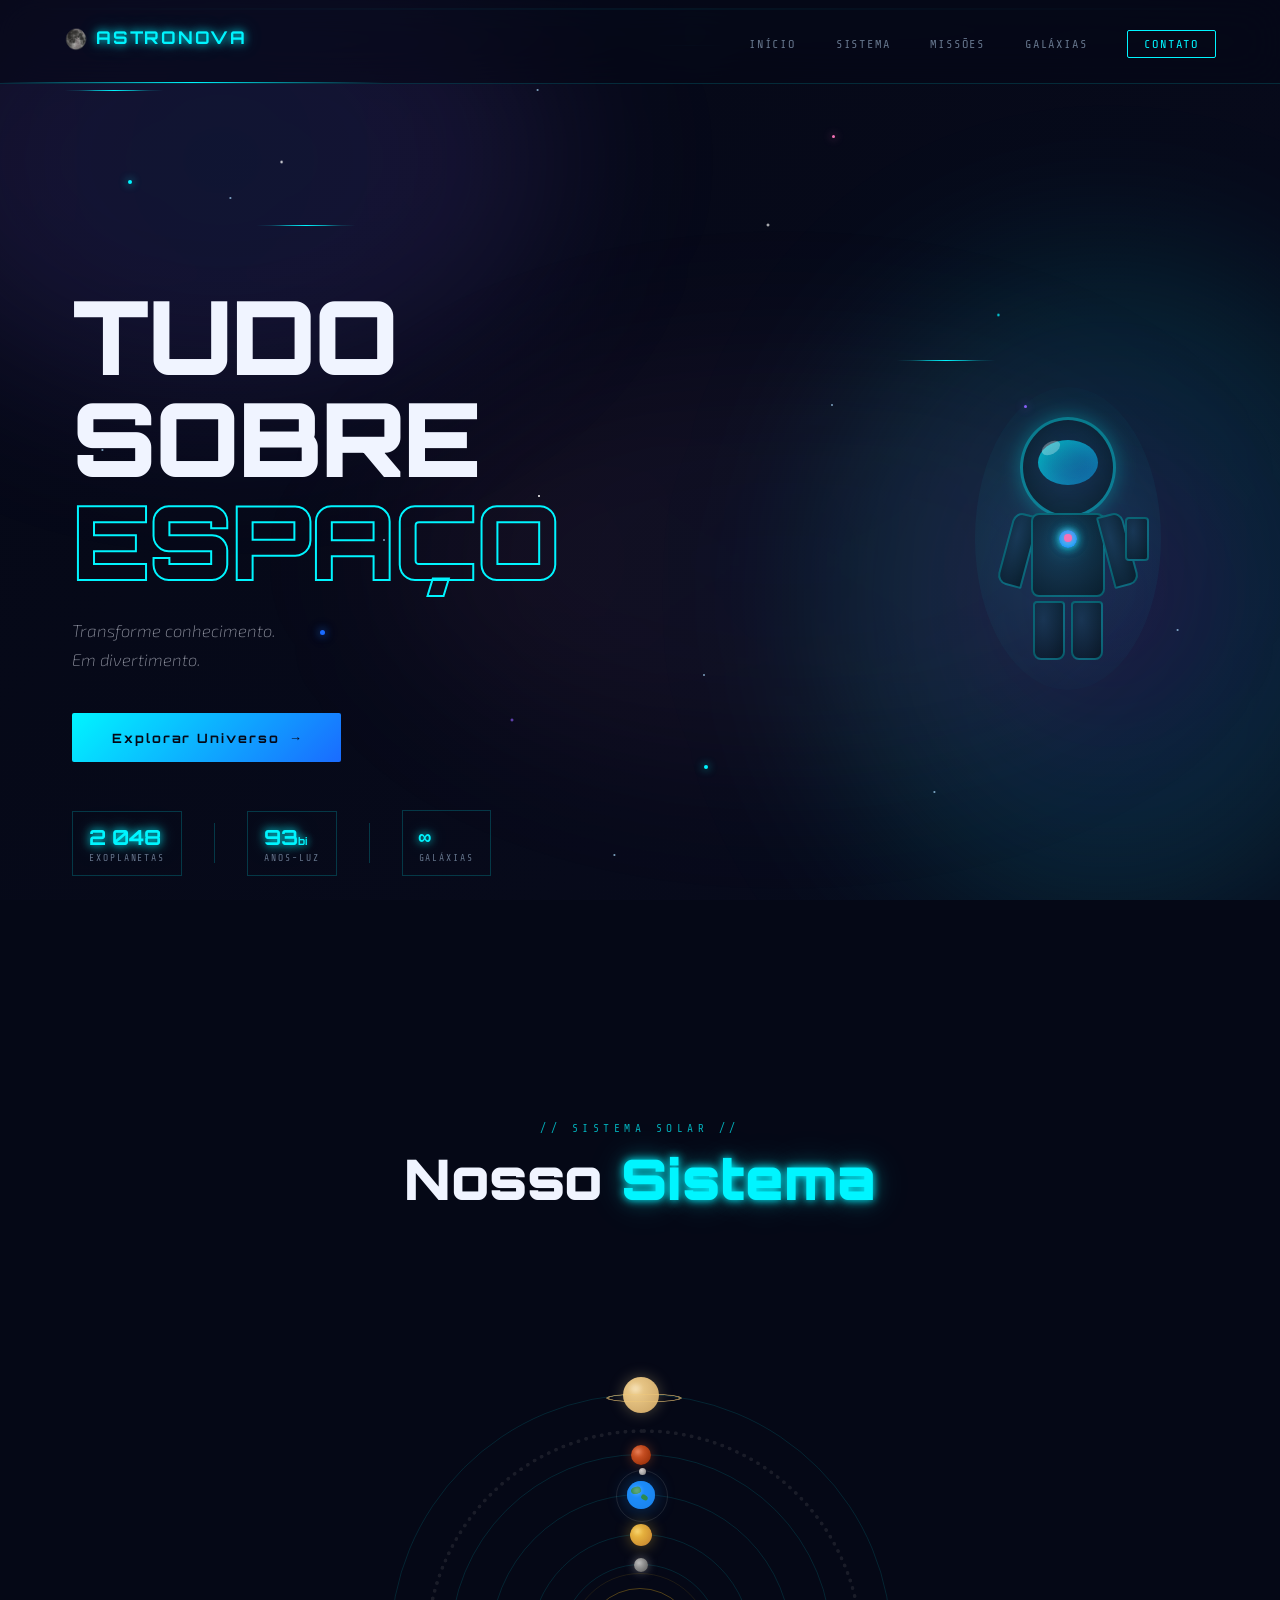
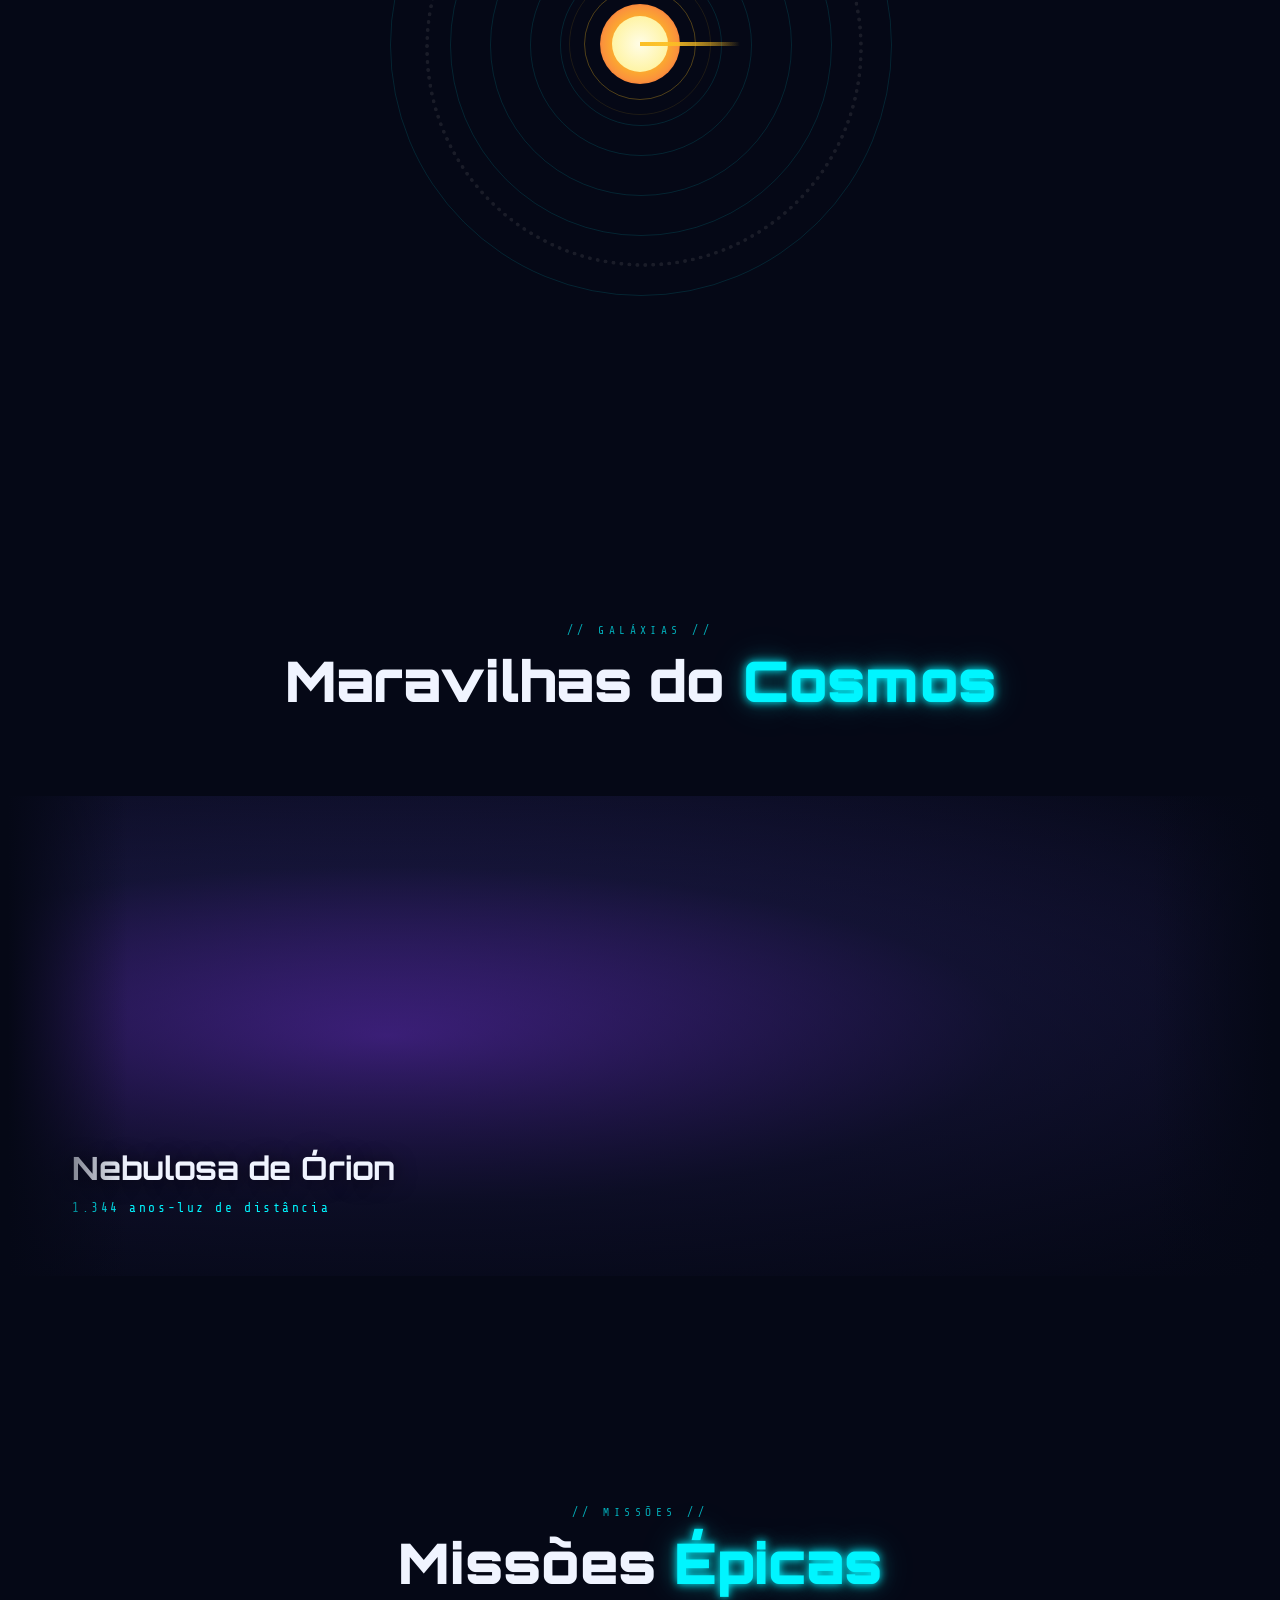
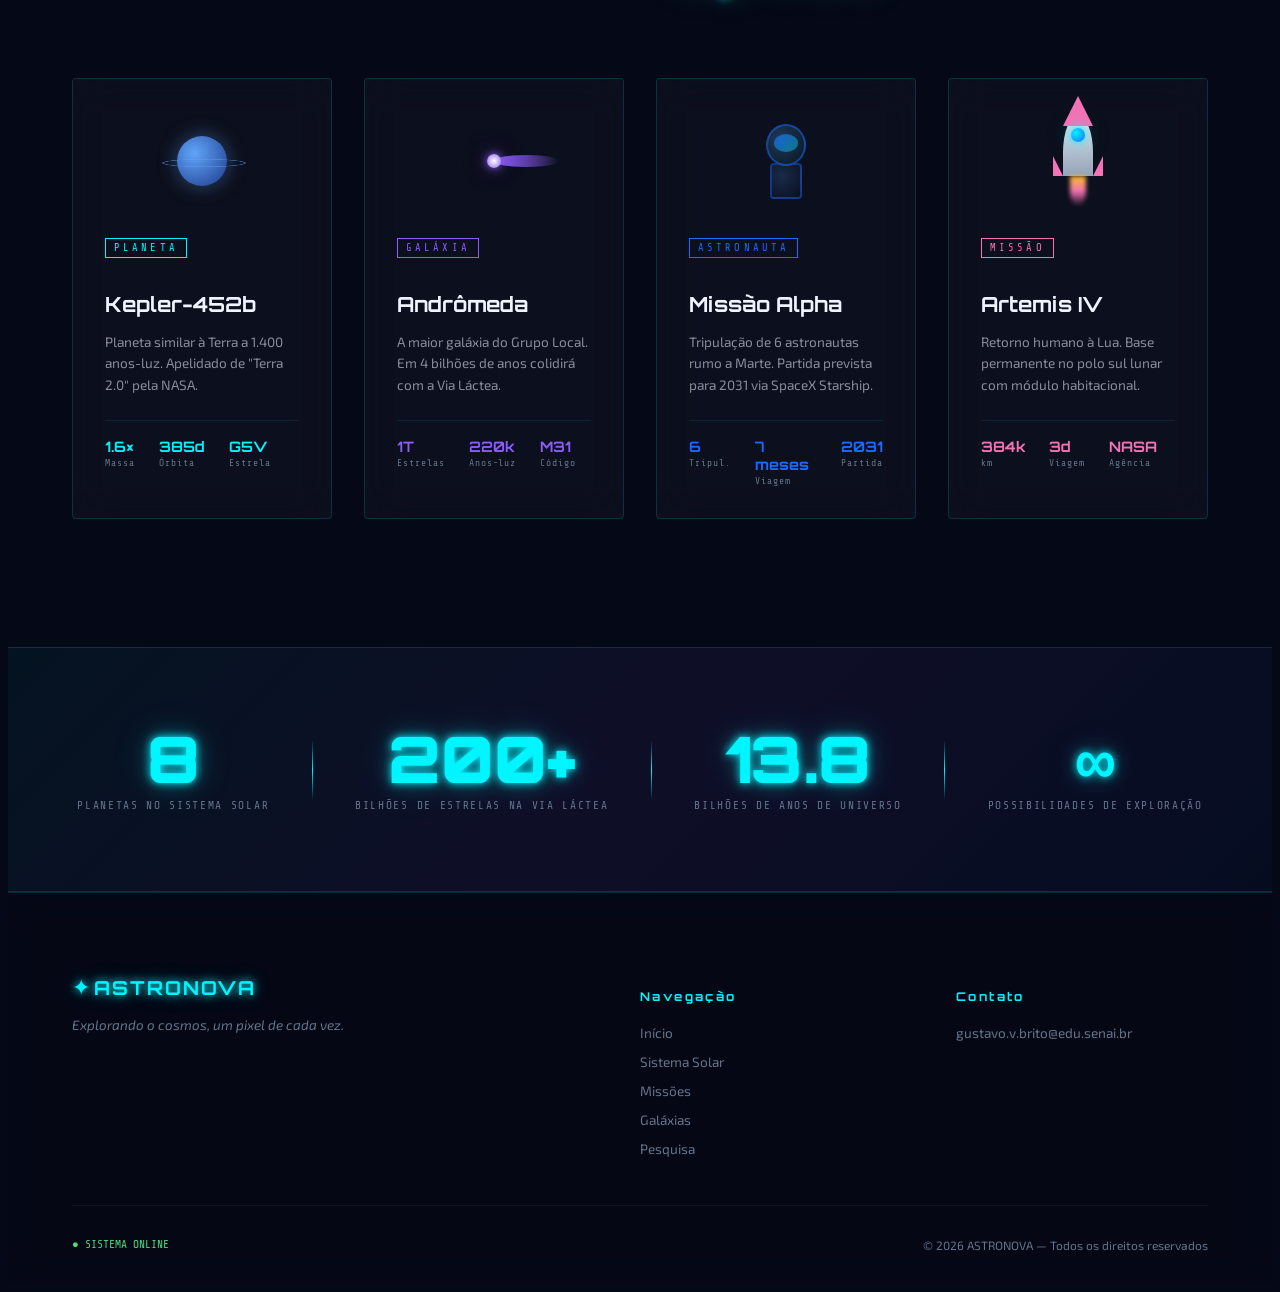
<file: index.html>
<!doctype html>
<html lang="pt-BR">
  <head>
    <meta charset="UTF-8" />
    <meta name="viewport" content="width=device-width, initial-scale=1.0" />
    <title>AstroNova — Exploração Galáctica</title>
    <link rel="preconnect" href="https://fonts.googleapis.com" />
    <link rel="preconnect" href="https://fonts.gstatic.com" crossorigin />
    <link
      href="https://fonts.googleapis.com/css2?family=Orbitron:wght@400;700;900&family=Exo+2:ital,wght@0,200;0,400;1,200&family=Share+Tech+Mono&display=swap"
      rel="stylesheet"
    />
    <link rel="stylesheet" href="style.css" />
  </head>
  <body>
    <div class="loader-wrap" id="loader">
      <div class="loader-ring ring-1"></div>
      <div class="loader-ring ring-2"></div>
      <div class="loader-ring ring-3"></div>
      <div class="loader-core"></div>
      <span class="loader-text">INICIANDO SISTEMA</span>
    </div>

    <div class="bg-space">
      <div class="nebula nebula-1"></div>
      <div class="nebula nebula-2"></div>
      <div class="nebula nebula-3"></div>

      <div class="stars stars-md"></div>
      <div class="stars stars-lg"></div>

      <div class="particle p1"></div>
      <div class="particle p2"></div>
      <div class="particle p3"></div>
      <div class="particle p4"></div>
      <div class="particle p5"></div>
      <div class="particle p6"></div>

      <div class="meteor m1"></div>
      <div class="meteor m2"></div>
      <div class="meteor m3"></div>
      <div class="meteor m4"></div>
    </div>

    <nav class="navbar">
      <div class="nav-logo">
        <span class="logo-icon"><img src="img/lua.png" alt="" style="width: 1.5rem; height: 1.5rem;"></span>
        <span class="logo-text">ASTRONOVA</span>
      </div>
      <ul class="nav-links">
        <li><a href="#hero" class="nav-link">Início</a></li>
        <li><a href="#sistema" class="nav-link">Sistema</a></li>
        <li><a href="#missoes" class="nav-link">Missões</a></li>
        <li><a href="#galáxias" class="nav-link">Galáxias</a></li>
        <li><a href="#contato" class="nav-link nav-cta">Contato</a></li>
      </ul>
      <div class="nav-scanner"></div>
    </nav>

    <section class="hero" id="hero">
      <div class="scanline"></div>

      <div class="hero-content">
        <p class="hero-eyebrow"></p>

        <h1 class="hero-title">
          <span class="title-line">TUDO SOBRE</span>
          <span class="title-line accent">ESPAÇO</span>
        </h1>

        <p class="hero-sub">
          Transforme conhecimento.<br />
          Em divertimento.
        </p>

        <a href="#sistema" class="btn-explore">
          <span class="btn-bg"></span>
          <span class="btn-label">Explorar Universo</span>
          <span class="btn-arrow">→</span>
        </a>

        <div class="hud-row">
          <div class="hud-item">
            <span class="hud-val">2 048</span
            ><span class="hud-key">EXOPLANETAS</span>
          </div>
          <div class="hud-sep"></div>
          <div class="hud-item">
            <span class="hud-val">93<small>bi</small></span
            ><span class="hud-key">ANOS-LUZ</span>
          </div>
          <div class="hud-sep"></div>
          <div class="hud-item">
            <span class="hud-val">∞</span><span class="hud-key">GALÁXIAS</span>
          </div>
        </div>
      </div>

      <div class="astronaut-wrap">
        <div class="astronaut">
          <div class="astro-helmet">
            <div class="astro-visor"></div>
            <div class="astro-reflection"></div>
          </div>

          <div class="astro-body">
            <div class="astro-arm left"></div>
            <div class="astro-torso">
              <div class="astro-badge"></div>
            </div>
            <div class="astro-arm right"></div>
          </div>
          <div class="astro-legs">
            <div class="astro-leg"></div>
            <div class="astro-leg"></div>

          <div class="astro-pack"></div>

          <div class="astro-glow"></div>
        </div>

        <div class="orbit-dot od1"></div>
        <div class="orbit-dot od2"></div>
        <div class="orbit-dot od3"></div>
      </div>
    </section>

    <section class="solar-section" id="sistema">
      <div class="section-header">
        <span class="section-tag">// SISTEMA SOLAR //</span>
        <h2 class="section-title">
          Nosso <span class="neon-text">Sistema</span>
        </h2>

      </div>

      <div class="solar-system">
        <div class="sun">
          <div class="sun-core"></div>
          <div class="sun-halo h1"></div>
          <div class="sun-halo h2"></div>
          <div class="sun-flare f1"></div>
          <div class="sun-flare f2"></div>
          <div class="sun-flare f3"></div>
        </div>

        <div class="orbit orbit-1">
          <div class="planet mercury">
            <div class="planet-ring"></div>
            <div class="planet-shine"></div>
          </div>
        </div>

        <div class="orbit orbit-2">
          <div class="planet venus">
            <div class="planet-shine"></div>
          </div>
        </div>

        <div class="orbit orbit-3">
          <div class="planet earth">
            <div class="earth-ocean"></div>
            <div class="earth-continent c1"></div>
            <div class="earth-continent c2"></div>
            <div class="planet-shine"></div>

            <div class="moon-orbit">
              <div class="moon"></div>
            </div>
          </div>
        </div>


        <div class="orbit orbit-4">
          <div class="planet mars">
            <div class="planet-shine"></div>
          </div>
        </div>

        <div class="orbit orbit-5">
          <div class="planet saturn">
            <div class="saturn-ring"></div>
            <div class="planet-shine"></div>
          </div>
        </div>

        <div class="asteroid-belt"></div>
      </div>
    </section>

    <section class="carousel-section">
      <div class="section-header">
        <span class="section-tag">// GALÁXIAS //</span>
        <h2 class="section-title" id="galáxias">
          Maravilhas do <span class="neon-text">Cosmos</span>
        </h2>
      </div>

      <div class="carousel-track-wrap">
        <div class="carousel-track">
          <div class="carousel-slide slide-1">
            <div class="slide-overlay">
              <h3>Nebulosa de Órion</h3>
              <p>1.344 anos-luz de distância</p>
            </div>
          </div>

          <div class="carousel-slide slide-2">
            <div class="slide-overlay">
              <h3>Via Láctea</h3>
              <p>Nossa galáxia espiral barrada</p>
            </div>
          </div>

          <div class="carousel-slide slide-3">
            <div class="slide-overlay">
              <h3>Nebulosa do Caranguejo</h3>
              <p>Remanescente de supernova</p>
            </div>
          </div>

          <div class="carousel-slide slide-4">
            <div class="slide-overlay">
              <h3>Andrômeda</h3>
              <p>2,537 milhões de anos-luz</p>
            </div>
          </div>

          <div class="carousel-slide slide-1">
            <div class="slide-overlay">
              <h3>Nebulosa de Órion</h3>
              <p>1.344 anos-luz de distância</p>
            </div>
          </div>
          <div class="carousel-slide slide-2">
            <div class="slide-overlay">
              <h3>Via Láctea</h3>
              <p>Nossa galáxia espiral barrada</p>
            </div>
          </div>
        </div>
      </div>
    </section>

    <section class="cards-section" id="missoes">
      <div class="section-header">
        <span class="section-tag">// MISSÕES //</span>
        <h2 class="section-title">
          Missões <span class="neon-text">Épicas</span>
        </h2>
      </div>

      <div class="cards-grid">
        <div class="card card-planet">
          <div class="card-glow"></div>
          <div class="card-icon-wrap">
            <div class="card-planet-vis">
              <div class="mini-planet p-blue">
                <div class="mini-ring"></div>
              </div>
            </div>
          </div>
          <div class="card-body">
            <span class="card-tag">PLANETA</span>
            <h3 class="card-title">Kepler-452b</h3>
            <p class="card-desc">
              Planeta similar à Terra a 1.400 anos-luz. Apelidado de "Terra 2.0"
              pela NASA.
            </p>
            <div class="card-stats">
              <div class="stat"><span>1.6×</span><small>Massa</small></div>
              <div class="stat"><span>385d</span><small>Órbita</small></div>
              <div class="stat"><span>G5V</span><small>Estrela</small></div>
            </div>
          </div>
          <div class="card-border-anim"></div>
        </div>

        <div class="card card-galaxy">
          <div class="card-glow"></div>
          <div class="card-icon-wrap">
            <div class="galaxy-vis">
              <div class="galaxy-arm ga1"></div>
              <div class="galaxy-arm ga2"></div>
              <div class="galaxy-center"></div>
            </div>
          </div>
          <div class="card-body">
            <span class="card-tag">GALÁXIA</span>
            <h3 class="card-title">Andrômeda</h3>
            <p class="card-desc">
              A maior galáxia do Grupo Local. Em 4 bilhões de anos colidirá com
              a Via Láctea.
            </p>
            <div class="card-stats">
              <div class="stat"><span>1T</span><small>Estrelas</small></div>
              <div class="stat"><span>220k</span><small>Anos-luz</small></div>
              <div class="stat"><span>M31</span><small>Código</small></div>
            </div>
          </div>
          <div class="card-border-anim"></div>
        </div>

        <div class="card card-astro">
          <div class="card-glow"></div>
          <div class="card-icon-wrap">
            <div class="mini-astro">
              <div class="ma-helmet">
                <div class="ma-visor"></div>
              </div>
              <div class="ma-body"></div>
            </div>
          </div>
          <div class="card-body">
            <span class="card-tag">ASTRONAUTA</span>
            <h3 class="card-title">Missão Alpha</h3>
            <p class="card-desc">
              Tripulação de 6 astronautas rumo a Marte. Partida prevista para
              2031 via SpaceX Starship.
            </p>
            <div class="card-stats">
              <div class="stat"><span>6</span><small>Tripul.</small></div>
              <div class="stat"><span>7 meses</span><small>Viagem</small></div>
              <div class="stat"><span>2031</span><small>Partida</small></div>
            </div>
          </div>
          <div class="card-border-anim"></div>
        </div>

        <div class="card card-mission">
          <div class="card-glow"></div>
          <div class="card-icon-wrap">
            <div class="rocket-vis">
              <div class="rocket-body">
                <div class="rocket-nose"></div>
                <div class="rocket-window"></div>
                <div class="rocket-fin fl"></div>
                <div class="rocket-fin fr"></div>
              </div>
              <div class="rocket-flame"></div>
            </div>
          </div>
          <div class="card-body">
            <span class="card-tag">MISSÃO</span>
            <h3 class="card-title">Artemis IV</h3>
            <p class="card-desc">
              Retorno humano à Lua. Base permanente no polo sul lunar com módulo
              habitacional.
            </p>
            <div class="card-stats">
              <div class="stat"><span>384k</span><small>km</small></div>
              <div class="stat"><span>3d</span><small>Viagem</small></div>
              <div class="stat"><span>NASA</span><small>Agência</small></div>
            </div>
          </div>
          <div class="card-border-anim"></div>
        </div>
      </div>
    </section>

    <section class="banner-section">
      <div class="banner-bg"></div>
      <div class="banner-content">
        <div class="banner-item">
          <div class="b-number counter">8</div>
          <div class="b-label">Planetas no Sistema Solar</div>
        </div>
        <div class="banner-divider"></div>
        <div class="banner-item">
          <div class="b-number">200+</div>
          <div class="b-label">Bilhões de Estrelas na Via Láctea</div>
        </div>
        <div class="banner-divider"></div>
        <div class="banner-item">
          <div class="b-number">13.8</div>
          <div class="b-label">Bilhões de Anos de Universo</div>
        </div>
        <div class="banner-divider"></div>
        <div class="banner-item">
          <div class="b-number">∞</div>
          <div class="b-label">Possibilidades de Exploração</div>
        </div>
      </div>
    </section>

    <footer class="footer" id="contato">
      <div class="footer-grid">
        <div class="footer-brand">
          <span class="logo-icon">✦</span>
          <span class="logo-text">ASTRO<em>NOVA</em></span>
          <p>Explorando o cosmos, um pixel de cada vez.</p>
        </div>
        <div class="footer-links">
          <h4>Navegação</h4>
          <a href="#hero">Início</a>
          <a href="#sistema">Sistema Solar</a>
          <a href="#missoes">Missões</a>
          <a href="#galáxias">Galáxias</a>
          <a href="pesquisa.html">Pesquisa</a>
        </div>
        <div class="footer-links">
          <h4>Contato</h4>
          <a href="mailto:gustavo.v.brito@edu.senai.br">gustavo.v.brito@edu.senai.br</a>
        </div>
      </div>
      <div class="footer-bottom">
        <span class="blink-text">● SISTEMA ONLINE</span>
        <span>© 2026 ASTRONOVA — Todos os direitos reservados</span>
      </div>
    </footer>
  </body>
</html>
</file>
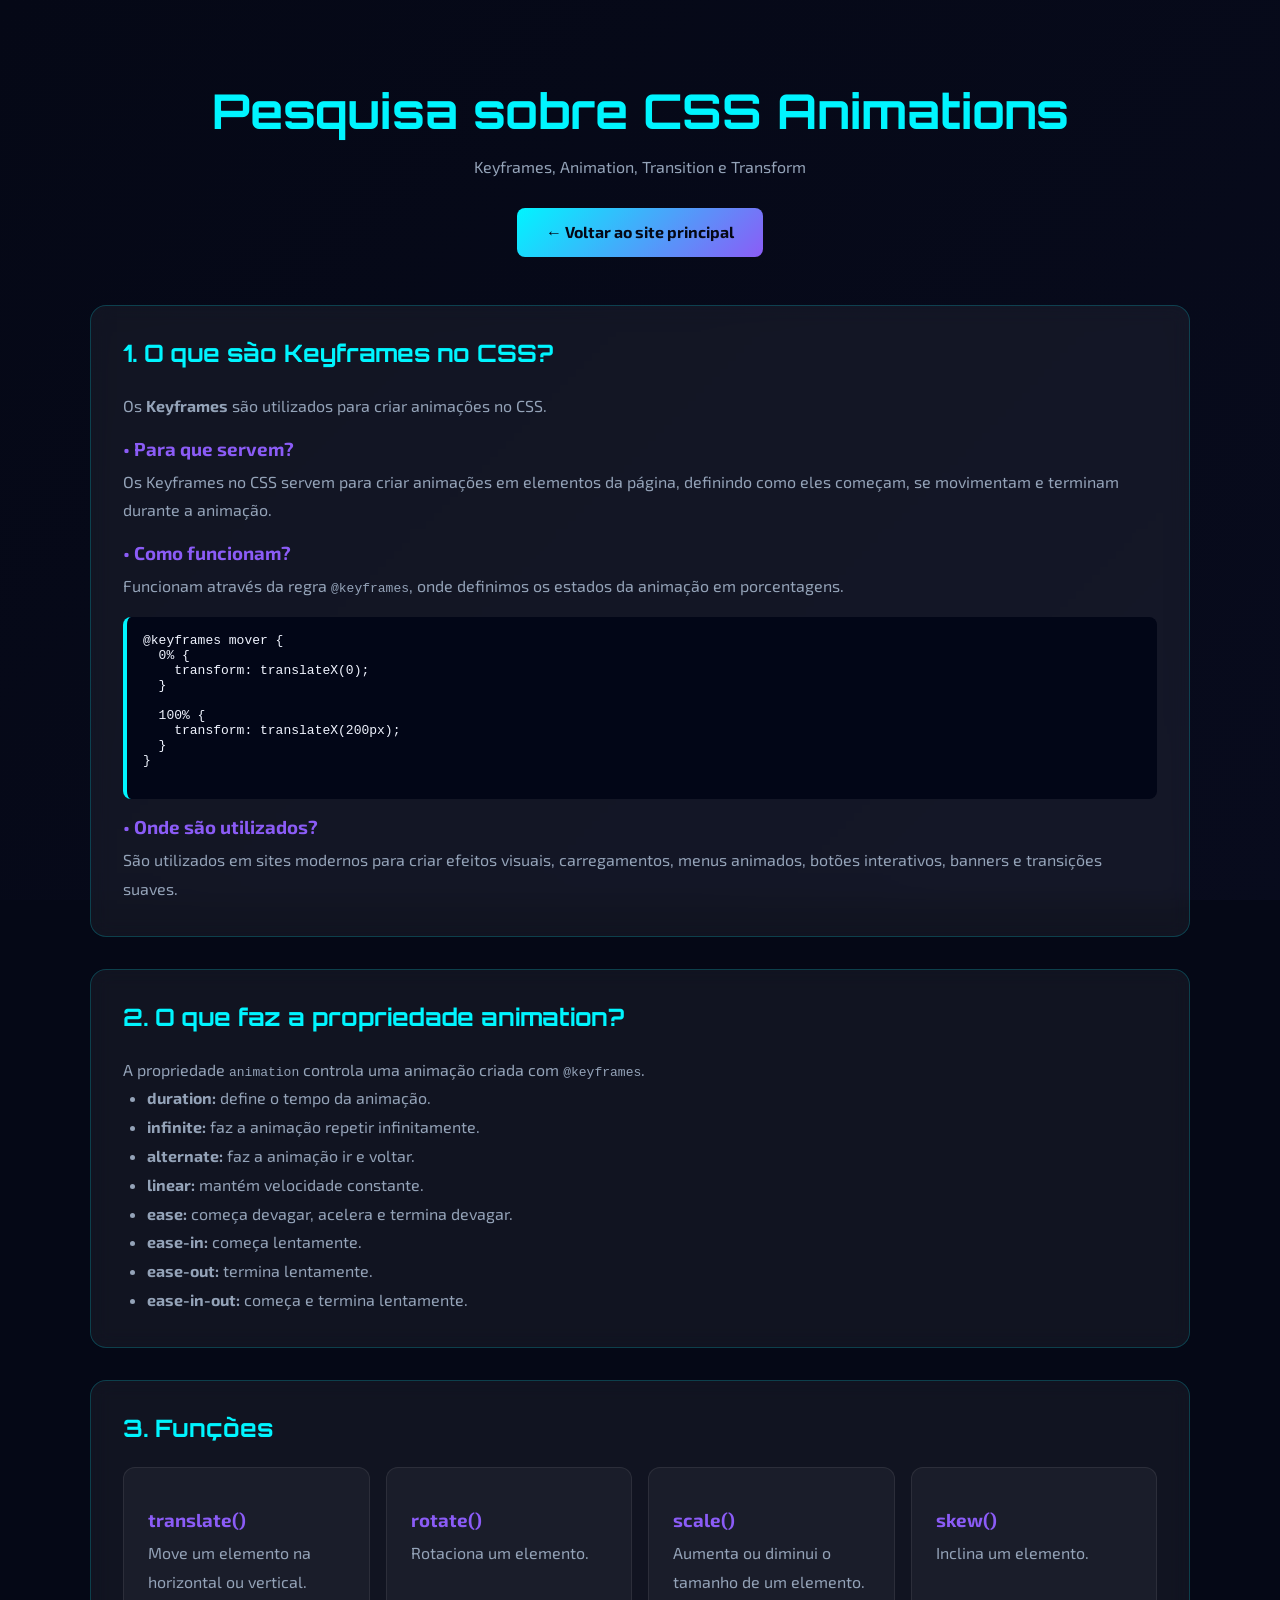
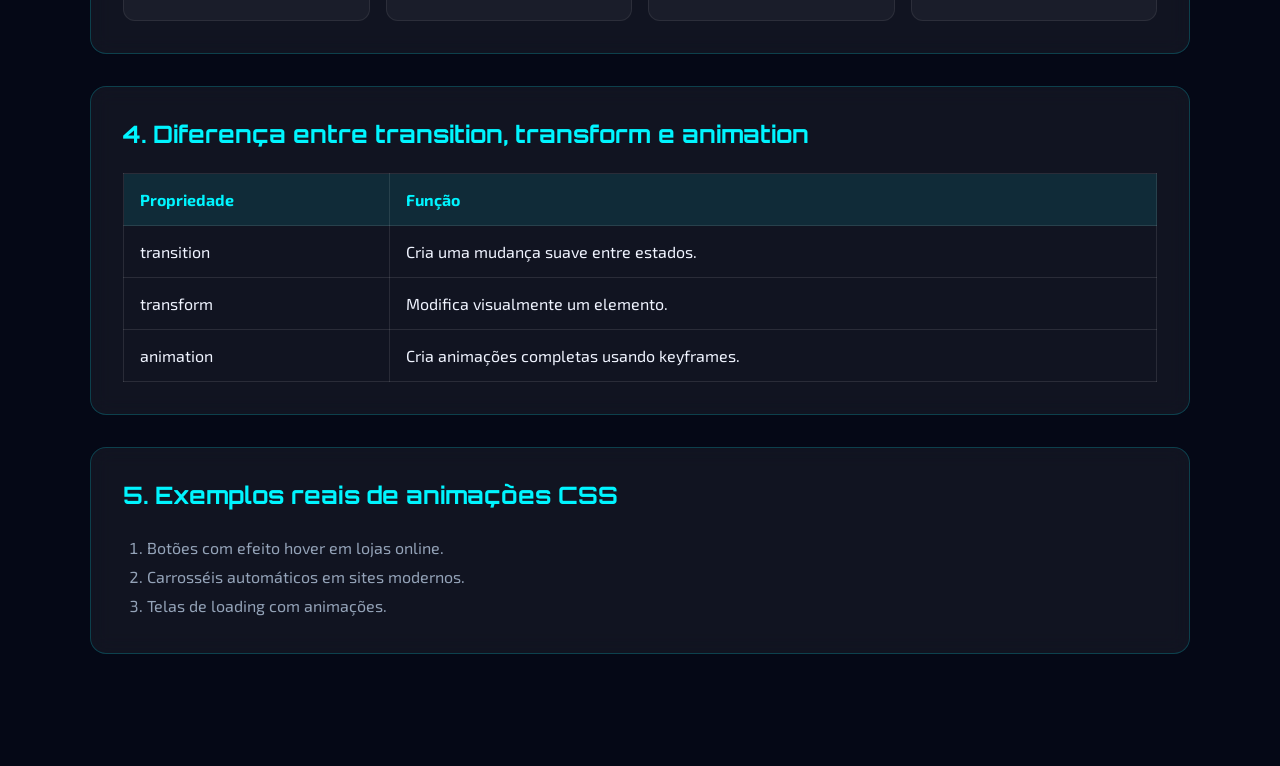
<file: pesquisa.html>
<!doctype html>
<html lang="pt-BR">
  <head>
    <meta charset="UTF-8" />
    <meta name="viewport" content="width=device-width, initial-scale=1.0" />
    <title>Pesquisa — CSS Animations</title>

    <link rel="preconnect" href="https://fonts.googleapis.com" />
    <link rel="preconnect" href="https://fonts.gstatic.com" crossorigin />
    <link
      href="https://fonts.googleapis.com/css2?family=Orbitron:wght@500;700&family=Exo+2:wght@300;400;600&display=swap"
      rel="stylesheet"
    />

    <link rel="stylesheet" href="pesquisa.css" />
  </head>

  <body>
    <div class="bg"></div>

    <header class="topo">
      <h1>Pesquisa sobre CSS Animations</h1>
      <p>Keyframes, Animation, Transition e Transform</p>

      <a href="index.html" class="btn">← Voltar ao site principal</a>
    </header>

    <main class="container">
      <section class="card">
        <h2>1. O que são Keyframes no CSS?</h2>

        <p>
          Os <strong>Keyframes</strong> são utilizados para criar animações no
          CSS.
        </p>

        <h3>• Para que servem?</h3>
        <p>
          Os Keyframes no CSS servem para criar animações em elementos da
          página, definindo como eles começam, se movimentam e terminam durante
          a animação.
        </p>

        <h3>• Como funcionam?</h3>
        <p>
          Funcionam através da regra <code>@keyframes</code>, onde definimos os
          estados da animação em porcentagens.
        </p>

        <div class="codigo">
          <pre>
@keyframes mover {
  0% {
    transform: translateX(0);
  }

  100% {
    transform: translateX(200px);
  }
}
          </pre>
        </div>

        <h3>• Onde são utilizados?</h3>
        <p>
          São utilizados em sites modernos para criar efeitos visuais,
          carregamentos, menus animados, botões interativos, banners e
          transições suaves.
        </p>
      </section>

      <section class="card">
        <h2>2. O que faz a propriedade animation?</h2>

        <p>
          A propriedade <code>animation</code> controla uma animação criada com
          <code>@keyframes</code>.
        </p>

        <ul>
          <li><strong>duration:</strong> define o tempo da animação.</li>

          <li>
            <strong>infinite:</strong> faz a animação repetir infinitamente.
          </li>

          <li><strong>alternate:</strong> faz a animação ir e voltar.</li>

          <li><strong>linear:</strong> mantém velocidade constante.</li>

          <li>
            <strong>ease:</strong> começa devagar, acelera e termina devagar.
          </li>

          <li><strong>ease-in:</strong> começa lentamente.</li>

          <li><strong>ease-out:</strong> termina lentamente.</li>

          <li><strong>ease-in-out:</strong> começa e termina lentamente.</li>
        </ul>
      </section>

      <section class="card">
        <h2>3. Funções</h2>

        <div class="funcoes">
          <div class="funcao-box">
            <h3>translate()</h3>
            <p>Move um elemento na horizontal ou vertical.</p>
          </div>

          <div class="funcao-box">
            <h3>rotate()</h3>
            <p>Rotaciona um elemento.</p>
          </div>

          <div class="funcao-box">
            <h3>scale()</h3>
            <p>Aumenta ou diminui o tamanho de um elemento.</p>
          </div>

          <div class="funcao-box">
            <h3>skew()</h3>
            <p>Inclina um elemento.</p>
          </div>
        </div>
      </section>

      <section class="card">
        <h2>4. Diferença entre transition, transform e animation</h2>

        <table>
          <tr>
            <th>Propriedade</th>
            <th>Função</th>
          </tr>

          <tr>
            <td>transition</td>
            <td>Cria uma mudança suave entre estados.</td>
          </tr>

          <tr>
            <td>transform</td>
            <td>Modifica visualmente um elemento.</td>
          </tr>

          <tr>
            <td>animation</td>
            <td>Cria animações completas usando keyframes.</td>
          </tr>
        </table>
      </section>

      <section class="card">
        <h2>5. Exemplos reais de animações CSS</h2>

        <ol>
          <li>Botões com efeito hover em lojas online.</li>

          <li>Carrosséis automáticos em sites modernos.</li>

          <li>Telas de loading com animações.</li>
        </ol>
      </section>
    </main>
  </body>
</html>
</file>
<file: style.css>
:root {
  --black: #050816;
  --deep: #090c1f;
  --navy: #0a0e2e;
  --cyan: #00f5ff;
  --cyan-dim: #00c8d4;
  --blue: #1a6bff;
  --purple: #8b5cf6;
  --violet: #5b21b6;
  --pink: #f472b6;
  --white: #f0f4ff;
  --grey: #64748b;
  --gold: #fbbf24;
  --glow-cyan: 0 0 8px #00f5ff, 0 0 20px #00f5ff55, 0 0 40px #00f5ff33;
  --glow-purple: 0 0 8px #8b5cf6, 0 0 20px #8b5cf655, 0 0 40px #8b5cf633;
  --glow-blue: 0 0 8px #1a6bff, 0 0 20px #1a6bff55;
  --glow-pink: 0 0 8px #f472b6, 0 0 20px #f472b655;
  --font-display: "Orbitron", monospace;
  --font-body: "Exo 2", sans-serif;
  --font-mono: "Share Tech Mono", monospace;
}

body {
  font-family: var(--font-body);
  background: var(--black);
  color: var(--white);
  overflow-x: hidden;
  min-height: 100vh;
}

@keyframes nebulaShift {
  0% {
    transform: translate(0, 0) scale(1);
    opacity: 0.45;
  }
  33% {
    transform: translate(60px, -40px) scale(1.1);
    opacity: 0.6;
  }
  66% {
    transform: translate(-30px, 50px) scale(0.95);
    opacity: 0.4;
  }
  100% {
    transform: translate(0, 0) scale(1);
    opacity: 0.45;
  }
}

@keyframes starTwinkle {
  0%,
  100% {
    opacity: 0.8;
    transform: scale(1);
  }
  50% {
    opacity: 0.1;
    transform: scale(0.7);
  }
}

@keyframes float {
  0%,
  100% {
    transform: translateY(0px) rotate(-3deg);
  }
  50% {
    transform: translateY(-28px) rotate(3deg);
  }
}

@keyframes floatOrbit {
  0% {
    transform: translate(0, 0) scale(1);
    opacity: 0.6;
  }
  25% {
    transform: translate(40px, -60px) scale(1.3);
    opacity: 1;
  }
  50% {
    transform: translate(80px, 0) scale(0.8);
    opacity: 0.4;
  }
  75% {
    transform: translate(40px, 60px) scale(1.2);
    opacity: 0.9;
  }
  100% {
    transform: translate(0, 0) scale(1);
    opacity: 0.6;
  }
}

@keyframes meteor {
  0% {
    transform: translateX(0) translateY(0);
    opacity: 1;
  }
  80% {
    opacity: 1;
  }
  100% {
    transform: translateX(600px) translateY(300px);
    opacity: 0;
  }
}

@keyframes neonPulse {
  0%,
  100% {
    text-shadow:
      0 0 10px var(--cyan),
      0 0 30px var(--cyan),
      0 0 60px var(--cyan),
      0 0 100px var(--cyan);
    opacity: 1;
  }
  50% {
    text-shadow:
      0 0 5px var(--cyan),
      0 0 15px var(--cyan),
      0 0 30px var(--cyan);
    opacity: 0.85;
  }
}

@keyframes titleReveal {
  from {
    opacity: 0;
    transform: translateY(40px) scale(0.95);
  }
  to {
    opacity: 1;
    transform: translateY(0) scale(1);
  }
}

@keyframes btnPulse {
  0%,
  100% {
    transform: scale(1);
    box-shadow:
      0 0 15px var(--cyan),
      0 0 40px #00f5ff44;
  }
  50% {
    transform: scale(1.05);
    box-shadow:
      0 0 30px var(--cyan),
      0 0 80px #00f5ff66,
      0 0 120px #00f5ff22;
  }
}

@keyframes scanline {
  from {
    transform: translateY(-100vh);
  }
  to {
    transform: translateY(100vh);
  }
}

@keyframes orbitSpin {
  from {
    transform: rotate(0deg);
  }
  to {
    transform: rotate(360deg);
  }
}

@keyframes sunBeat {
  0%,
  100% {
    transform: scale(1);
    box-shadow:
      0 0 40px #fbbf24,
      0 0 80px #fb923c66,
      0 0 120px #fbbf2433;
  }
  50% {
    transform: scale(1.08);
    box-shadow:
      0 0 60px #fbbf24,
      0 0 120px #fb923c88,
      0 0 200px #fbbf2455;
  }
}

@keyframes sunFlare {
  0% {
    transform: rotate(0deg) scale(1);
    opacity: 0.7;
  }
  50% {
    transform: rotate(180deg) scale(1.3);
    opacity: 1;
  }
  100% {
    transform: rotate(360deg) scale(1);
    opacity: 0.7;
  }
}

@keyframes moonOrbit {
  from {
    transform: rotate(0deg);
  }
  to {
    transform: rotate(360deg);
  }
}

@keyframes carouselAuto {
  0% {
    transform: translateX(0);
  }
  50% {
    transform: translateX(-50%);
  }
  100% {
    transform: translateX(0);
  }
}

@keyframes loaderSpin {
  from {
    transform: translate(-50%, -50%) rotate(0deg);
  }
  to {
    transform: translate(-50%, -50%) rotate(360deg);
  }
}

@keyframes loaderSpinReverse {
  from {
    transform: translate(-50%, -50%) rotate(0deg);
  }
  to {
    transform: translate(-50%, -50%) rotate(-360deg);
  }
}

@keyframes loaderPulse {
  0%,
  100% {
    transform: translate(-50%, -50%) scale(1);
    opacity: 1;
  }
  50% {
    transform: translate(-50%, -50%) scale(1.25);
    opacity: 0.7;
  }
}

@keyframes loaderFade {
  0%,
  80% {
    opacity: 1;
    pointer-events: auto;
  }
  100% {
    opacity: 0;
    pointer-events: none;
  }
}

@keyframes cardGlow {
  0%,
  100% {
    opacity: 0.5;
    transform: scale(0.95);
  }
  50% {
    opacity: 1;
    transform: scale(1.05);
  }
}

@keyframes rocketFlame {
  0%,
  100% {
    transform: scaleY(1) scaleX(1);
    opacity: 0.9;
  }
  33% {
    transform: scaleY(1.4) scaleX(0.8);
    opacity: 1;
  }
  66% {
    transform: scaleY(0.8) scaleX(1.2);
    opacity: 0.7;
  }
}

@keyframes galaxyRotate {
  from {
    transform: translate(-50%, -50%) rotate(0deg);
  }
  to {
    transform: translate(-50%, -50%) rotate(360deg);
  }
}

@keyframes blinkText {
  0%,
  49% {
    opacity: 1;
  }
  50%,
  100% {
    opacity: 0;
  }
}

@keyframes borderRun {
  0% {
    transform: scaleX(0);
    transform-origin: left;
  }
  50% {
    transform: scaleX(1);
    transform-origin: left;
  }
  50.01% {
    transform: scaleX(1);
    transform-origin: right;
  }
  100% {
    transform: scaleX(0);
    transform-origin: right;
  }
}

@keyframes fadeInUp {
  from {
    opacity: 0;
    transform: translateY(60px);
  }
  to {
    opacity: 1;
    transform: translateY(0);
  }
}

@keyframes hudPulse {
  0%,
  100% {
    opacity: 1;
    border-color: var(--cyan);
  }
  50% {
    opacity: 0.5;
    border-color: var(--blue);
  }
}

@keyframes bgShift {
  0% {
    background-position: 0% 50%;
  }
  50% {
    background-position: 100% 50%;
  }
  100% {
    background-position: 0% 50%;
  }
}

@keyframes orbitDot {
  from {
    transform: rotate(0deg) translateX(60px);
  }
  to {
    transform: rotate(360deg) translateX(60px);
  }
}

@keyframes orbitDot2 {
  from {
    transform: rotate(120deg) translateX(80px);
  }
  to {
    transform: rotate(480deg) translateX(80px);
  }
}

@keyframes orbitDot3 {
  from {
    transform: rotate(240deg) translateX(100px);
  }
  to {
    transform: rotate(600deg) translateX(100px);
  }
}

.loader-wrap {
  position: fixed;
  inset: 0;
  background: var(--black);
  z-index: 9999;
  display: flex;
  align-items: center;
  justify-content: center;
  animation: loaderFade 0.5s ease-out 2.5s forwards;
}

.loader-ring {
  position: absolute;
  top: 50%;
  left: 50%;
  border-radius: 50%;
  border-style: solid;
}

.ring-1 {
  width: 140px;
  height: 140px;
  border-width: 2px;
  border-color: var(--cyan) transparent transparent transparent;
  animation: loaderSpin 1.2s linear infinite;
}

.ring-2 {
  width: 100px;
  height: 100px;
  border-width: 2px;
  border-color: var(--purple) transparent var(--purple) transparent;
  animation: loaderSpinReverse 1.8s linear infinite;
}

.ring-3 {
  width: 60px;
  height: 60px;
  border-width: 2px;
  border-color: transparent var(--blue) transparent var(--blue);
  animation: loaderSpin 0.8s linear infinite;
}

.loader-core {
  position: absolute;
  top: 50%;
  left: 50%;
  width: 24px;
  height: 24px;
  border-radius: 50%;
  background: radial-gradient(circle, var(--cyan), var(--blue));
  box-shadow: var(--glow-cyan);
  animation: loaderPulse 1s ease-in-out infinite;
}

.loader-text {
  position: absolute;
  bottom: calc(50% - 100px);
  font-family: var(--font-mono);
  font-size: 0.7rem;
  letter-spacing: 0.3em;
  color: var(--cyan);
  text-shadow: var(--glow-cyan);
  animation: blinkText 1s step-start infinite;
}

.bg-space {
  position: fixed;
  inset: 0;
  z-index: 0;
  overflow: hidden;
  background: linear-gradient(135deg, #050816, #090c1f, #0d1240, #07091a);
  background-size: 400% 400%;
  animation: bgShift 10s ease infinite;
}

.nebula {
  position: absolute;
  border-radius: 50%;
  filter: blur(80px);
  pointer-events: none;
}

.nebula-1 {
  width: 700px;
  height: 500px;
  top: -10%;
  left: -10%;
  background: radial-gradient(ellipse, #1a3a7a44, #8b5cf622, transparent);
  animation: nebulaShift 18s ease-in-out infinite;
}

.nebula-2 {
  width: 600px;
  height: 700px;
  bottom: -5%;
  right: -10%;
  background: radial-gradient(ellipse, #5b21b644, #00f5ff22, transparent);
  animation: nebulaShift 24s ease-in-out infinite reverse;
}

.nebula-3 {
  width: 800px;
  height: 400px;
  top: 40%;
  left: 30%;
  background: radial-gradient(ellipse, #0a2a6622, #f472b611, transparent);
  animation: nebulaShift 30s ease-in-out infinite 5s;
}

.stars {
  position: absolute;
  inset: 0;
  border-radius: 50%;
}

.stars-sm {
  background-image:
    radial-gradient(1px 1px at 10% 15%, #fff, transparent),
    radial-gradient(1px 1px at 25% 8%, #fff, transparent),
    radial-gradient(1px 1px at 50% 20%, #fff, transparent),
    radial-gradient(1px 1px at 75% 5%, #fff, transparent),
    radial-gradient(1px 1px at 90% 30%, #fff, transparent),
    radial-gradient(1px 1px at 15% 40%, #fff, transparent),
    radial-gradient(1px 1px at 60% 55%, #fff, transparent),
    radial-gradient(1px 1px at 35% 70%, #fff, transparent),
    radial-gradient(1px 1px at 80% 65%, #fff, transparent),
    radial-gradient(1px 1px at 20% 85%, #fff, transparent),
    radial-gradient(1px 1px at 45% 90%, #fff, transparent),
    radial-gradient(1px 1px at 70% 80%, #fff, transparent),
    radial-gradient(1px 1px at 5% 60%, #fff, transparent),
    radial-gradient(1px 1px at 95% 50%, #fff, transparent),
    radial-gradient(1px 1px at 55% 35%, #fff, transparent),
    radial-gradient(1px 1px at 38% 48%, #fff, transparent),
    radial-gradient(1px 1px at 82% 18%, #fff, transparent),
    radial-gradient(1px 1px at 12% 72%, #fff, transparent),
    radial-gradient(1px 1px at 67% 12%, #fff, transparent),
    radial-gradient(1px 1px at 28% 95%, #fff, transparent);
  animation: starTwinkle 3s ease-in-out infinite;
}

.stars-md {
  background-image:
    radial-gradient(1.5px 1.5px at 18% 22%, #adf, transparent),
    radial-gradient(1.5px 1.5px at 42% 10%, #adf, transparent),
    radial-gradient(1.5px 1.5px at 65% 45%, #adf, transparent),
    radial-gradient(1.5px 1.5px at 88% 12%, #adf, transparent),
    radial-gradient(1.5px 1.5px at 30% 60%, #adf, transparent),
    radial-gradient(1.5px 1.5px at 55% 75%, #adf, transparent),
    radial-gradient(1.5px 1.5px at 73% 88%, #adf, transparent),
    radial-gradient(1.5px 1.5px at 8% 50%, #adf, transparent),
    radial-gradient(1.5px 1.5px at 92% 70%, #adf, transparent),
    radial-gradient(1.5px 1.5px at 48% 95%, #adf, transparent);
  animation: starTwinkle 5s ease-in-out infinite 1s;
}

.stars-lg {
  background-image:
    radial-gradient(2px 2px at 22% 18%, #fff, transparent),
    radial-gradient(2px 2px at 78% 35%, var(--cyan), transparent),
    radial-gradient(2px 2px at 40% 80%, var(--purple), transparent),
    radial-gradient(2px 2px at 60% 25%, #fff, transparent),
    radial-gradient(2px 2px at 5% 90%, var(--blue), transparent),
    radial-gradient(2px 2px at 95% 15%, var(--cyan), transparent);
  animation: starTwinkle 7s ease-in-out infinite 2s;
}

.particle {
  position: absolute;
  border-radius: 50%;
  pointer-events: none;
}

.p1 {
  width: 4px;
  height: 4px;
  background: var(--cyan);
  top: 20%;
  left: 10%;
  animation: floatOrbit 8s ease-in-out infinite;
  box-shadow: var(--glow-cyan);
}
.p2 {
  width: 3px;
  height: 3px;
  background: var(--purple);
  top: 45%;
  left: 80%;
  animation: floatOrbit 12s ease-in-out infinite 2s;
  box-shadow: var(--glow-purple);
}
.p3 {
  width: 5px;
  height: 5px;
  background: var(--blue);
  top: 70%;
  left: 25%;
  animation: floatOrbit 10s ease-in-out infinite 4s;
  box-shadow: var(--glow-blue);
}
.p4 {
  width: 3px;
  height: 3px;
  background: var(--pink);
  top: 15%;
  left: 65%;
  animation: floatOrbit 9s ease-in-out infinite 1s;
  box-shadow: var(--glow-pink);
}
.p5 {
  width: 4px;
  height: 4px;
  background: var(--cyan);
  top: 85%;
  left: 55%;
  animation: floatOrbit 14s ease-in-out infinite 3s;
  box-shadow: var(--glow-cyan);
}
.p6 {
  width: 2px;
  height: 2px;
  background: #fff;
  top: 55%;
  left: 42%;
  animation: floatOrbit 7s ease-in-out infinite 5s;
}

.meteor {
  position: absolute;
  width: 100px;
  height: 1px;
  background: linear-gradient(to right, transparent, var(--cyan), transparent);
  border-radius: 50%;
  transform-origin: left center;
}

.m1 {
  top: 10%;
  left: 5%;
  animation: meteor 4s ease-in infinite 0s;
}
.m2 {
  top: 25%;
  left: 20%;
  animation: meteor 6s ease-in infinite 2s;
}
.m3 {
  top: 5%;
  left: 50%;
  animation: meteor 5s ease-in infinite 4s;
}
.m4 {
  top: 40%;
  left: 70%;
  animation: meteor 7s ease-in infinite 1s;
}

.navbar {
  position: fixed;
  top: 0;
  left: 0;
  right: 0;
  z-index: 100;
  display: flex;
  align-items: center;
  justify-content: space-between;
  padding: 1rem 4rem;
  /* Glassmorphism: transparência + blur */
  background: rgba(5, 8, 22, 0.6);
  backdrop-filter: blur(20px);
  -webkit-backdrop-filter: blur(20px);
  border-bottom: 1px solid rgba(0, 245, 255, 0.15);
}

.nav-logo {
  display: flex;
  align-items: center;
  gap: 0.5rem;
  font-family: var(--font-display);
  font-size: 1.1rem;
  font-weight: 700;
  letter-spacing: 0.1em;
}

.logo-icon {
  color: var(--cyan);
  text-shadow: var(--glow-cyan);
  font-size: 1.4rem;
  animation: neonPulse 3s ease-in-out infinite;
}

.logo-text {
  color: var(--cyan);
  text-shadow: var(--glow-cyan);
  margin-top: -10px;
}
.logo-text em {
  color: var(--cyan);
  font-style: normal;
}

.nav-links {
  display: flex;
  list-style: none;
  gap: 2.5rem;
}

.nav-link {
  font-family: var(--font-mono);
  font-size: 0.75rem;
  letter-spacing: 0.15em;
  text-transform: uppercase;
  text-decoration: none;
  color: var(--grey);
  position: relative;
  transition: color 0.3s;
}

.nav-link::after {
  content: "";
  position: absolute;
  bottom: -4px;
  left: 0;
  width: 0;
  height: 1px;
  background: var(--cyan);
  box-shadow: var(--glow-cyan);
  transition: width 0.3s ease;
}

.nav-link:hover {
  color: var(--cyan);
}
.nav-link:hover::after {
  width: 100%;
}

.nav-cta {
  color: var(--cyan) !important;
  border: 1px solid var(--cyan);
  padding: 0.4rem 1rem;
  border-radius: 2px;
  transition:
    background 0.3s,
    box-shadow 0.3s !important;
}

.nav-cta:hover {
  background: rgba(0, 245, 255, 0.1);
  box-shadow: var(--glow-cyan);
}

.nav-cta::after {
  display: none;
}

.nav-scanner {
  position: absolute;
  bottom: 0;
  left: 0;
  height: 1px;
  width: 30%;
  background: linear-gradient(to right, transparent, var(--cyan), transparent);
  animation: carouselAuto 4s linear infinite;
}

.hero {
  position: relative;
  z-index: 1;
  min-height: 100vh;
  display: flex;
  align-items: center;
  padding: 0 4rem;
  padding-top: 80px;
  overflow: hidden;
}

.scanline {
  position: absolute;
  top: 0;
  left: 0;
  right: 0;
  height: 2px;
  background: linear-gradient(to right, transparent, var(--cyan), transparent);
  opacity: 0.4;
  animation: scanline 8s linear infinite;
}

.hero-content {
  flex: 1;
  max-width: 650px;
  animation: fadeInUp 1s ease-out 0.3s both;
}

.hero-eyebrow {
  font-family: var(--font-mono);
  font-size: 0.7rem;
  letter-spacing: 0.4em;
  color: var(--cyan);
  text-shadow: var(--glow-cyan);
  margin-bottom: 1.5rem;
  animation: blinkText 3s step-start infinite;
}

.hero-title {
  font-family: var(--font-display);
  font-size: clamp(3rem, 8vw, 7rem);
  font-weight: 900;
  line-height: 1;
  letter-spacing: -0.02em;
  margin-bottom: 1.5rem;
}

.title-line {
  display: block;
  color: var(--white);
  animation: titleReveal 0.8s ease-out both;
}
.title-line:nth-child(2) {
  animation-delay: 0.2s;
}

.title-line.accent {
  color: transparent;
  -webkit-text-stroke: 2px var(--cyan);
  stroke: 2px var(--cyan);
  animation:
    titleReveal 0.8s ease-out 0.2s both,
    neonPulse 4s ease-in-out 1s infinite;
}

.hero-sub {
  font-size: 1.05rem;
  line-height: 1.7;
  color: rgba(240, 244, 255, 0.6);
  font-weight: 200;
  font-style: italic;
  margin-bottom: 2.5rem;
  animation: fadeInUp 1s ease-out 0.5s both;
}

.btn-explore {
  position: relative;
  display: inline-flex;
  align-items: center;
  gap: 0.75rem;
  text-decoration: none;
  font-family: var(--font-display);
  font-size: 0.8rem;
  font-weight: 700;
  letter-spacing: 0.15em;
  color: var(--black);
  padding: 1rem 2.5rem;
  border-radius: 2px;
  overflow: hidden;
  animation: btnPulse 2.5s ease-in-out infinite;
  transition: transform 0.2s;
}

.btn-bg {
  position: absolute;
  inset: 0;
  background: linear-gradient(135deg, var(--cyan), var(--blue), var(--purple));
  background-size: 200% 200%;
  animation: bgShift 3s ease infinite;
  z-index: 0;
}

.btn-label,
.btn-arrow {
  position: relative;
  z-index: 1;
}

.btn-explore:hover {
  transform: scale(1.08);
}

.hud-row {
  display: flex;
  align-items: center;
  gap: 2rem;
  margin-top: 3rem;
  animation: fadeInUp 1s ease-out 0.8s both;
}

.hud-item {
  display: flex;
  flex-direction: column;
  gap: 0.2rem;
  border: 1px solid rgba(0, 245, 255, 0.2);
  padding: 0.75rem 1rem;
  animation: hudPulse 4s ease-in-out infinite;
}

.hud-val {
  font-family: var(--font-display);
  font-size: 1.3rem;
  font-weight: 700;
  color: var(--cyan);
  text-shadow: var(--glow-cyan);
}

.hud-val small {
  font-size: 0.65rem;
}
.hud-key {
  font-family: var(--font-mono);
  font-size: 0.6rem;
  letter-spacing: 0.2em;
  color: var(--grey);
}
.hud-sep {
  width: 1px;
  height: 40px;
  background: rgba(0, 245, 255, 0.2);
}

.astronaut-wrap {
  position: relative;
  flex: 0 0 auto;
  width: 280px;
  height: 400px;
  margin-left: auto;
  display: flex;
  align-items: center;
  justify-content: center;
  animation: float 5s ease-in-out infinite;
}

.orbit-dot {
  position: absolute;
  top: 50%;
  left: 50%;
  width: 8px;
  height: 8px;
  border-radius: 50%;
  background: var(--cyan);
  box-shadow: var(--glow-cyan);
  margin: -4px;
}

.od1 {
  animation: orbitDot 4s linear infinite;
}
.od2 {
  animation: orbitDot2 6s linear infinite;
  background: var(--purple);
  box-shadow: var(--glow-purple);
}
.od3 {
  animation: orbitDot3 8s linear infinite;
  background: var(--pink);
  box-shadow: var(--glow-pink);
}

.astronaut {
  position: relative;
  display: flex;
  flex-direction: column;
  align-items: center;
  gap: 0;
}

.astro-glow {
  position: absolute;
  inset: -30px;
  border-radius: 50%;
  background: radial-gradient(circle, rgba(0, 245, 255, 0.1), transparent);
  animation: cardGlow 3s ease-in-out infinite;
}

.astro-helmet {
  width: 90px;
  height: 95px;
  border-radius: 50%;
  background: radial-gradient(135deg at 30% 30%, #2a3a5a, #0a1525);
  border: 3px solid rgba(0, 245, 255, 0.4);
  position: relative;
  box-shadow:
    0 0 20px rgba(0, 245, 255, 0.3),
    inset 0 -10px 30px rgba(0, 0, 0, 0.5);
}

.astro-visor {
  position: absolute;
  top: 20px;
  left: 15px;
  width: 60px;
  height: 45px;
  border-radius: 50%;
  background: linear-gradient(
    135deg,
    rgba(0, 245, 255, 0.6),
    rgba(26, 107, 255, 0.4)
  );
  box-shadow: inset 0 0 20px rgba(0, 245, 255, 0.3);
}

.astro-reflection {
  position: absolute;
  top: 22px;
  left: 18px;
  width: 20px;
  height: 12px;
  background: rgba(255, 255, 255, 0.3);
  border-radius: 50%;
  transform: rotate(-30deg);
}

.astro-body {
  display: flex;
  align-items: flex-start;
  gap: 0;
  margin-top: -5px;
}

.astro-torso {
  width: 70px;
  height: 80px;
  background: radial-gradient(at 40% 40%, #1a2a4a, #0a1020);
  border: 2px solid rgba(0, 245, 255, 0.3);
  border-radius: 8px;
  position: relative;
}

.astro-badge {
  position: absolute;
  top: 15px;
  left: 50%;
  transform: translateX(-50%);
  width: 18px;
  height: 18px;
  border-radius: 50%;
  background: radial-gradient(circle, var(--cyan), var(--blue));
  box-shadow: var(--glow-cyan);
  animation: neonPulse 2s ease-in-out infinite;
}

.astro-arm {
  width: 22px;
  height: 70px;
  background: radial-gradient(at 30% 30%, #1a2a4a, #0a1020);
  border: 2px solid rgba(0, 245, 255, 0.3);
  border-radius: 10px;
}

.astro-arm.left {
  border-radius: 10px 2px 2px 10px;
  transform: rotate(15deg);
}
.astro-arm.right {
  border-radius: 2px 10px 10px 2px;
  transform: rotate(-15deg);
}

.astro-legs {
  display: flex;
  gap: 6px;
  margin-top: 4px;
}

.astro-leg {
  width: 28px;
  height: 55px;
  background: radial-gradient(at 30% 30%, #1a2a4a, #0a1020);
  border: 2px solid rgba(0, 245, 255, 0.3);
  border-radius: 4px 4px 8px 8px;
}

.astro-pack {
  position: absolute;
  right: -18px;
  top: 100px;
  width: 20px;
  height: 40px;
  background: radial-gradient(at 30% 30%, #1a2a4a, #0a1020);
  border: 2px solid rgba(0, 245, 255, 0.3);
  border-radius: 4px;
}
.solar-section {
  position: relative;
  z-index: 1;
  padding: 8rem 4rem;
  overflow: hidden;
}

.section-header {
  text-align: center;
  margin-bottom: 5rem;
}

.section-tag {
  font-family: var(--font-mono);
  font-size: 0.7rem;
  letter-spacing: 0.4em;
  color: var(--cyan);
  opacity: 0.7;
}

.section-title {
  font-family: var(--font-display);
  font-size: clamp(2rem, 5vw, 3.5rem);
  font-weight: 900;
  margin: 0.5rem 0;
}

.neon-text {
  color: var(--cyan);
  text-shadow: var(--glow-cyan);
  animation: neonPulse 3s ease-in-out infinite;
}

.solar-system {
  position: relative;
  width: 700px;
  height: 700px;
  margin: 0 auto;
  display: flex;
  align-items: center;
  justify-content: center;
}

.sun {
  position: absolute;
  top: 50%;
  left: 50%;
  transform: translate(-50%, -50%);
  width: 80px;
  height: 80px;
  border-radius: 50%;
  background: radial-gradient(circle, #fff8e7, #fbbf24, #fb923c, #dc2626);
  animation: sunBeat 3s ease-in-out infinite;
  z-index: 10;
}

.sun-core {
  position: absolute;
  inset: 15%;
  border-radius: 50%;
  background: radial-gradient(circle, #fffde7, #fef08a);
}

.sun-halo {
  position: absolute;
  top: 50%;
  left: 50%;
  border-radius: 50%;
  transform: translate(-50%, -50%);
  border: 1px solid rgba(251, 191, 36, 0.3);
}

.h1 {
  width: 110px;
  height: 110px;
  animation: sunBeat 4s ease-in-out infinite reverse;
}
.h2 {
  width: 140px;
  height: 140px;
  border-color: rgba(251, 191, 36, 0.1);
  animation: sunBeat 5s ease-in-out infinite;
}

.sun-flare {
  position: absolute;
  top: 50%;
  left: 50%;
  width: 100px;
  height: 4px;
  background: linear-gradient(to right, rgba(251, 191, 36, 0.8), transparent);
  transform-origin: left center;
  margin-top: -2px;
}

.f1 {
  animation: sunFlare 6s linear infinite;
}
.f2 {
  animation: sunFlare 6s linear infinite 2s;
}
.f3 {
  animation: sunFlare 6s linear infinite 4s;
}

.orbit {
  position: absolute;
  top: 50%;
  left: 50%;
  border-radius: 50%;
  border: 1px solid rgba(0, 245, 255, 0.12);
  transform-origin: center center;
  animation: orbitSpin linear infinite;
}

.orbit-1 {
  width: 160px;
  height: 160px;
  margin: -80px;
  animation-duration: 5s;
}
.orbit-2 {
  width: 220px;
  height: 220px;
  margin: -110px;
  animation-duration: 9s;
}
.orbit-3 {
  width: 300px;
  height: 300px;
  margin: -150px;
  animation-duration: 14s;
}
.orbit-4 {
  width: 380px;
  height: 380px;
  margin: -190px;
  animation-duration: 22s;
}
.orbit-5 {
  width: 500px;
  height: 500px;
  margin: -250px;
  animation-duration: 40s;
}

.planet {
  position: absolute;
  top: 0;
  left: 50%;
  border-radius: 50%;
  animation: loaderSpinReverse linear infinite;
}

.mercury {
  width: 14px;
  height: 14px;
  margin-left: -7px;
  margin-top: -7px;
  background: radial-gradient(circle at 35% 35%, #b5b5b5, #555);
  animation-duration: 5s;
  box-shadow: 0 0 10px rgba(181, 181, 181, 0.5);
}

.venus {
  width: 22px;
  height: 22px;
  margin-left: -11px;
  margin-top: -11px;
  background: radial-gradient(circle at 35% 35%, #f4c542, #c17d2e);
  animation-duration: 9s;
  box-shadow: 0 0 15px rgba(244, 197, 66, 0.4);
}

.earth {
  width: 28px;
  height: 28px;
  margin-left: -14px;
  margin-top: -14px;
  background: radial-gradient(circle at 35% 35%, #1e90ff, #0a4a8c);
  animation-duration: 14s;
  box-shadow: 0 0 20px rgba(30, 144, 255, 0.4);
  overflow: visible;
}

.earth-ocean {
  position: absolute;
  inset: 0;
  border-radius: 50%;
  background: #1e90ff;
  opacity: 0.8;
}

.earth-continent {
  position: absolute;
  background: #2d8a4e;
  border-radius: 3px;
}

.c1 {
  width: 10px;
  height: 7px;
  top: 6px;
  left: 4px;
  transform: rotate(-20deg);
  border-radius: 50% 50% 40% 60%;
}
.c2 {
  width: 7px;
  height: 5px;
  top: 14px;
  left: 14px;
  transform: rotate(30deg);
  border-radius: 40% 60% 50% 50%;
}

.moon-orbit {
  position: absolute;
  top: 50%;
  left: 50%;
  width: 50px;
  height: 50px;
  margin: -25px;
  border-radius: 50%;
  border: 1px solid rgba(255, 255, 255, 0.1);
  animation: moonOrbit 3s linear infinite;
}

.moon {
  position: absolute;
  top: 0;
  left: 50%;
  width: 7px;
  height: 7px;
  margin-left: -3.5px;
  margin-top: -3.5px;
  border-radius: 50%;
  background: radial-gradient(circle at 35% 35%, #d4d4d4, #808080);
}

.mars {
  width: 20px;
  height: 20px;
  margin-left: -10px;
  margin-top: -10px;
  background: radial-gradient(circle at 35% 35%, #e06030, #8b2500);
  animation-duration: 22s;
  box-shadow: 0 0 12px rgba(220, 96, 48, 0.4);
}

.saturn {
  width: 36px;
  height: 36px;
  margin-left: -18px;
  margin-top: -18px;
  background: radial-gradient(circle at 35% 35%, #f0d090, #c8a060);
  animation-duration: 40s;
  box-shadow: 0 0 15px rgba(240, 208, 144, 0.3);
  overflow: visible;
}

.saturn-ring {
  position: absolute;
  top: 50%;
  left: 50%;
  width: 70px;
  height: 20px;
  margin: -10px -35px;
  border-radius: 50%;
  border: 3px solid rgba(240, 200, 120, 0.6);
  transform: rotateX(70deg);
}

.planet-shine {
  position: absolute;
  top: 20%;
  left: 20%;
  width: 30%;
  height: 25%;
  background: rgba(255, 255, 255, 0.3);
  border-radius: 50%;
  filter: blur(2px);
}

.asteroid-belt {
  position: absolute;
  top: 50%;
  left: 50%;
  width: 430px;
  height: 430px;
  margin: -215px;
  border-radius: 50%;
  border: 4px dotted rgba(150, 150, 150, 0.15);
}

.carousel-section {
  position: relative;
  z-index: 1;
  padding: 6rem 0 8rem;
  overflow: hidden;
}

.carousel-section .section-header {
  padding: 0 4rem;
}

.carousel-track-wrap {
  width: 100%;
  overflow: hidden;
  position: relative;
}

.carousel-track-wrap::before,
.carousel-track-wrap::after {
  content: "";
  position: absolute;
  top: 0;
  bottom: 0;
  width: 120px;
  z-index: 2;
}

.carousel-track-wrap::before {
  left: 0;
  background: linear-gradient(to right, var(--black), transparent);
}
.carousel-track-wrap::after {
  right: 0;
  background: linear-gradient(to left, var(--black), transparent);
}

.carousel-track {
  display: flex;
  width: 600%;
  animation: carouselAuto 40s linear infinite;
}

.carousel-slide {
  width: calc(100% / 6);
  height: 480px;
  background-size: cover;
  background-position: center;
  position: relative;
  flex-shrink: 0;
}

.slide-1 {
  background:
    linear-gradient(to bottom, rgba(5, 8, 22, 0.3), rgba(5, 8, 22, 0.8)),
    radial-gradient(ellipse at 30% 50%, #7c3aed, #1e1b4b, #050816);
}

.slide-2 {
  background:
    linear-gradient(to bottom, rgba(5, 8, 22, 0.2), rgba(5, 8, 22, 0.8)),
    radial-gradient(ellipse at 70% 40%, #0369a1, #0c4a6e, #050816);
}

.slide-3 {
  background:
    linear-gradient(to bottom, rgba(5, 8, 22, 0.3), rgba(5, 8, 22, 0.8)),
    radial-gradient(ellipse at 50% 50%, #dc2626, #7f1d1d, #050816);
}

.slide-4 {
  background:
    linear-gradient(to bottom, rgba(5, 8, 22, 0.2), rgba(5, 8, 22, 0.8)),
    radial-gradient(ellipse at 40% 60%, #059669, #064e3b, #050816);
}

.slide-overlay {
  position: absolute;
  bottom: 3rem;
  left: 4rem;
}

.slide-overlay h3 {
  font-family: var(--font-display);
  font-size: 2rem;
  font-weight: 700;
  color: var(--white);
  text-shadow: 0 2px 20px rgba(0, 0, 0, 0.8);
  margin-bottom: 0.5rem;
}

.slide-overlay p {
  font-family: var(--font-mono);
  font-size: 0.8rem;
  color: var(--cyan);
  letter-spacing: 0.2em;
}

.cards-section {
  position: relative;
  z-index: 1;
  padding: 6rem 4rem 8rem;
}

.cards-grid {
  display: grid;
  grid-template-columns: repeat(auto-fit, minmax(260px, 1fr));
  gap: 2rem;
  margin-top: 1rem;
}

.card {
  position: relative;
  background: rgba(255, 255, 255, 0.03);
  backdrop-filter: blur(20px);
  -webkit-backdrop-filter: blur(20px);
  border: 1px solid rgba(0, 245, 255, 0.15);
  border-radius: 4px;
  padding: 2rem;
  overflow: hidden;
  transition:
    transform 0.4s ease,
    border-color 0.4s ease;
  animation: fadeInUp 0.8s ease-out both;
}

.card:nth-child(1) {
  animation-delay: 0.1s;
}
.card:nth-child(2) {
  animation-delay: 0.2s;
}
.card:nth-child(3) {
  animation-delay: 0.3s;
}
.card:nth-child(4) {
  animation-delay: 0.4s;
}

.card:hover {
  transform: translateY(-12px) scale(1.02);
  border-color: var(--cyan);
}

.card-glow {
  position: absolute;
  inset: 0;
  border-radius: 4px;
  opacity: 0;
  transition: opacity 0.4s;
  animation: cardGlow 3s ease-in-out infinite;
}

.card-planet .card-glow {
  background: radial-gradient(
    circle at 50% 0%,
    rgba(0, 245, 255, 0.15),
    transparent
  );
}
.card-galaxy .card-glow {
  background: radial-gradient(
    circle at 50% 0%,
    rgba(139, 92, 246, 0.15),
    transparent
  );
}
.card-astro .card-glow {
  background: radial-gradient(
    circle at 50% 0%,
    rgba(26, 107, 255, 0.15),
    transparent
  );
}
.card-mission .card-glow {
  background: radial-gradient(
    circle at 50% 0%,
    rgba(244, 114, 182, 0.15),
    transparent
  );
}

.card:hover .card-glow {
  opacity: 1;
}

.card-border-anim {
  position: absolute;
  bottom: 0;
  left: 0;
  right: 0;
  height: 2px;
  background: linear-gradient(to right, transparent, var(--cyan), transparent);
  transform: scaleX(0);
  transition: transform 0.4s ease;
}

.card:hover .card-border-anim {
  transform: scaleX(1);
  box-shadow: var(--glow-cyan);
}

.card-icon-wrap {
  height: 100px;
  display: flex;
  align-items: center;
  justify-content: center;
  margin-bottom: 1.5rem;
}

.card-planet-vis {
  position: relative;
  width: 70px;
  height: 70px;
  display: flex;
  align-items: center;
  justify-content: center;
}

.mini-planet {
  width: 50px;
  height: 50px;
  border-radius: 50%;
  position: relative;
  animation: sunBeat 4s ease-in-out infinite;
}

.p-blue {
  background: radial-gradient(circle at 35% 35%, #60a5fa, #1e3a8a);
  box-shadow: 0 0 20px rgba(96, 165, 250, 0.4);
}
.mini-ring {
  position: absolute;
  top: 50%;
  left: 50%;
  width: 80px;
  height: 20px;
  margin: -10px -40px;
  border-radius: 50%;
  border: 2px solid rgba(96, 165, 250, 0.5);
  transform: rotateX(70deg);
}

.galaxy-vis {
  position: relative;
  width: 70px;
  height: 70px;
}

.galaxy-arm {
  position: absolute;
  top: 50%;
  left: 50%;
  width: 65px;
  height: 12px;
  background: linear-gradient(to right, rgba(139, 92, 246, 0.9), transparent);
  transform-origin: left center;
  margin-top: -6px;
  border-radius: 50%;
}

.ga1 {
  animation: galaxyRotate 6s linear infinite;
}
.ga2 {
  animation: galaxyRotate 6s linear infinite 3s;
  opacity: 0.7;
}

.galaxy-center {
  position: absolute;
  top: 50%;
  left: 50%;
  width: 14px;
  height: 14px;
  border-radius: 50%;
  background: radial-gradient(circle, #fff, var(--purple));
  transform: translate(-50%, -50%);
  box-shadow: var(--glow-purple);
}
.mini-astro {
  display: flex;
  flex-direction: column;
  align-items: center;
}

.ma-helmet {
  width: 36px;
  height: 38px;
  border-radius: 50%;
  background: radial-gradient(circle at 35% 35%, #1e3a5a, #0a1520);
  border: 2px solid rgba(26, 107, 255, 0.5);
  position: relative;
}

.ma-visor {
  position: absolute;
  top: 8px;
  left: 6px;
  width: 24px;
  height: 18px;
  border-radius: 50%;
  background: linear-gradient(
    135deg,
    rgba(26, 107, 255, 0.7),
    rgba(0, 245, 255, 0.4)
  );
}

.ma-body {
  width: 28px;
  height: 32px;
  background: radial-gradient(circle at 35% 35%, #1a2a4a, #0a1020);
  border: 2px solid rgba(26, 107, 255, 0.4);
  border-radius: 4px;
  margin-top: -3px;
}

.rocket-vis {
  display: flex;
  flex-direction: column;
  align-items: center;
}

.rocket-body {
  position: relative;
  width: 30px;
  height: 60px;
  background: linear-gradient(to bottom, #e2e8f0, #94a3b8);
  border-radius: 50% 50% 0 0 / 60% 60% 0 0;
  border-bottom: none;
}

.rocket-nose {
  position: absolute;
  top: -20px;
  left: 50%;
  width: 0;
  height: 0;
  border-left: 15px solid transparent;
  border-right: 15px solid transparent;
  border-bottom: 30px solid var(--pink);
  margin-left: -15px;
}

.rocket-window {
  position: absolute;
  top: 12px;
  left: 50%;
  width: 14px;
  height: 14px;
  margin-left: -7px;
  border-radius: 50%;
  background: radial-gradient(circle at 35% 35%, var(--cyan), var(--blue));
  box-shadow: var(--glow-cyan);
}

.rocket-fin {
  position: absolute;
  bottom: 0;
  width: 0;
  height: 0;
  border-bottom: 20px solid var(--pink);
}

.rocket-fin.fl {
  left: -10px;
  border-right: 10px solid transparent;
}
.rocket-fin.fr {
  right: -10px;
  border-left: 10px solid transparent;
}

.rocket-flame {
  width: 16px;
  height: 30px;
  background: linear-gradient(to bottom, var(--gold), var(--pink), transparent);
  border-radius: 0 0 50% 50%;
  animation: rocketFlame 0.3s ease-in-out infinite;
  filter: blur(2px);
}

.card-body {
  position: relative;
  z-index: 1;
}

.card-tag {
  font-family: var(--font-mono);
  font-size: 0.65rem;
  letter-spacing: 0.3em;
  color: var(--cyan);
  border: 1px solid var(--cyan);
  padding: 0.2rem 0.5rem;
  display: inline-block;
  margin-bottom: 0.75rem;
}

.card-galaxy .card-tag {
  color: var(--purple);
  border-color: var(--purple);
}
.card-astro .card-tag {
  color: var(--blue);
  border-color: var(--blue);
}
.card-mission .card-tag {
  color: var(--pink);
  border-color: var(--pink);
}

.card-title {
  font-family: var(--font-display);
  font-size: 1.3rem;
  font-weight: 700;
  margin-bottom: 0.75rem;
  color: var(--white);
}

.card-desc {
  font-size: 0.85rem;
  line-height: 1.6;
  color: rgba(240, 244, 255, 0.55);
  margin-bottom: 1.5rem;
}

.card-stats {
  display: flex;
  gap: 1.5rem;
  border-top: 1px solid rgba(0, 245, 255, 0.1);
  padding-top: 1rem;
}

.stat {
  display: flex;
  flex-direction: column;
  gap: 0.2rem;
}
.stat span {
  font-family: var(--font-display);
  font-size: 0.9rem;
  color: var(--cyan);
  font-weight: 700;
}
.card-galaxy .stat span {
  color: var(--purple);
}
.card-astro .stat span {
  color: var(--blue);
}
.card-mission .stat span {
  color: var(--pink);
}
.stat small {
  font-family: var(--font-mono);
  font-size: 0.6rem;
  color: var(--grey);
  letter-spacing: 0.1em;
}

.banner-section {
  position: relative;
  z-index: 1;
  padding: 5rem 4rem;
  overflow: hidden;
}

.banner-bg {
  position: absolute;
  inset: 0;
  background: linear-gradient(
    135deg,
    rgba(0, 245, 255, 0.05),
    rgba(139, 92, 246, 0.08),
    rgba(26, 107, 255, 0.05)
  );
  border-top: 1px solid rgba(0, 245, 255, 0.15);
  border-bottom: 1px solid rgba(0, 245, 255, 0.15);
}

.banner-content {
  position: relative;
  display: flex;
  align-items: center;
  justify-content: space-around;
  flex-wrap: wrap;
  gap: 2rem;
}

.banner-item {
  text-align: center;
  animation: fadeInUp 0.8s ease-out both;
}

.b-number {
  font-family: var(--font-display);
  font-size: clamp(2.5rem, 5vw, 4rem);
  font-weight: 900;
  color: var(--cyan);
  text-shadow: var(--glow-cyan);
  animation: neonPulse 4s ease-in-out infinite;
  line-height: 1;
}

.b-label {
  font-family: var(--font-mono);
  font-size: 0.7rem;
  letter-spacing: 0.15em;
  color: var(--grey);
  margin-top: 0.5rem;
  text-transform: uppercase;
}

.banner-divider {
  width: 1px;
  height: 60px;
  background: linear-gradient(to bottom, transparent, var(--cyan), transparent);
}

.footer {
  position: relative;
  z-index: 1;
  padding: 5rem 4rem 2rem;
  border-top: 1px solid rgba(0, 245, 255, 0.15);
  background: rgba(5, 8, 22, 0.8);
  backdrop-filter: blur(20px);
}

.footer-grid {
  display: grid;
  grid-template-columns: 2fr 1fr 1fr;
  gap: 4rem;
  margin-bottom: 3rem;
}

.footer-brand .logo-text {
  font-family: var(--font-display);
  font-size: 1.2rem;
  font-weight: 700;
  letter-spacing: 0.1em;
}

.footer-brand p {
  margin-top: 1rem;
  font-size: 0.85rem;
  color: var(--grey);
  font-style: italic;
}

.footer-links {
  display: flex;
  flex-direction: column;
  gap: 0.75rem;
}

.footer-links h4 {
  font-family: var(--font-display);
  font-size: 0.75rem;
  letter-spacing: 0.2em;
  color: var(--cyan);
  margin-bottom: 0.5rem;
}

.footer-links a {
  font-size: 0.85rem;
  color: var(--grey);
  text-decoration: none;
  transition: color 0.3s;
}

.footer-links a:hover {
  color: var(--white);
}

.footer-bottom {
  display: flex;
  align-items: center;
  justify-content: space-between;
  padding-top: 2rem;
  border-top: 1px solid rgba(255, 255, 255, 0.05);
  font-size: 0.75rem;
  color: var(--grey);
}

.blink-text {
  color: #4ade80;
  font-family: var(--font-mono);
  font-size: 0.7rem;
  animation: blinkText 1s step-start infinite;
}

.mono {
  font-family: var(--font-mono);
  font-size: 0.7rem;
}

@media (max-width: 900px) {
  .navbar {
    padding: 1rem 2rem;
  }
  .nav-links {
    gap: 1.5rem;
  }

  .hero {
    flex-direction: column;
    padding: 6rem 2rem 4rem;
    text-align: center;
  }
  .astronaut-wrap {
    width: 200px;
    height: 280px;
    margin: 2rem auto 0;
  }
  .astronaut-wrap .astronaut {
    transform: scale(0.75);
  }
  .hud-row {
    justify-content: center;
    flex-wrap: wrap;
    gap: 1rem;
  }

  .solar-system {
    width: 380px;
    height: 380px;
    transform: scale(0.7);
    transform-origin: center;
  }
  .orbit-5 {
    display: none;
  }
  .orbit-4 {
    display: none;
  }

  .footer-grid {
    grid-template-columns: 1fr;
    gap: 2rem;
  }
  .footer-bottom {
    flex-direction: column;
    gap: 1rem;
    text-align: center;
  }

  .banner-content {
    flex-direction: column;
  }
  .banner-divider {
    display: none;
  }
}

@media (max-width: 600px) {
  .nav-links {
    display: none;
  }
  .hero-title {
    font-size: 3rem;
  }
  .solar-section,
  .cards-section,
  .carousel-section {
    padding-left: 1.5rem;
    padding-right: 1.5rem;
  }
  .cards-grid {
    grid-template-columns: 1fr;
  }
}

.logo-icon img {
  animation: spin 4s linear infinite;
}

@keyframes spin {
  from {
    transform: rotate(0deg);
  }
  to {
    transform: rotate(360deg);
  }
}
</file>
<file: pesquisa.css>
* {
  margin: 0;
  padding: 0;
  box-sizing: border-box;
}

:root {
  --black: #050816;
  --deep: #090c1f;
  --cyan: #00f5ff;
  --purple: #8b5cf6;
  --white: #f0f4ff;
  --grey: #94a3b8;
}

body {
  font-family: "Exo 2", sans-serif;
  background: var(--black);
  color: var(--white);
  min-height: 100vh;
  overflow-x: hidden;
}

.bg {
  position: fixed;
  inset: 0;
  background: linear-gradient(135deg, #050816, #090c1f, #0d1240, #050816);
  background-size: 400% 400%;
  animation: fundo 12s ease infinite;
  z-index: -1;
}

@keyframes fundo {
  0% {
    background-position: 0% 50%;
  }

  50% {
    background-position: 100% 50%;
  }

  100% {
    background-position: 0% 50%;
  }
}

.topo {
  text-align: center;
  padding: 5rem 2rem 3rem;
}

.topo h1 {
  font-family: "Orbitron", sans-serif;
  font-size: 3rem;
  color: var(--cyan);
  margin-bottom: 1rem;
}

.topo p {
  color: var(--grey);
  margin-bottom: 2rem;
}

.btn {
  display: inline-block;
  text-decoration: none;
  color: var(--black);
  background: linear-gradient(135deg, var(--cyan), var(--purple));
  padding: 0.9rem 1.8rem;
  border-radius: 8px;
  font-weight: bold;
  transition: 0.3s;
}

.btn:hover {
  transform: scale(1.05);
}

.container {
  width: 90%;
  max-width: 1100px;
  margin: auto;
  padding-bottom: 5rem;
}

.card {
  background: rgba(255, 255, 255, 0.05);
  border: 1px solid rgba(0, 245, 255, 0.2);
  border-radius: 16px;
  padding: 2rem;
  margin-bottom: 2rem;
  backdrop-filter: blur(10px);
}

.card h2 {
  color: var(--cyan);
  margin-bottom: 1.5rem;
  font-family: "Orbitron", sans-serif;
}

.card h3 {
  margin-top: 1rem;
  margin-bottom: 0.5rem;
  color: var(--purple);
}

.card p,
.card li {
  line-height: 1.8;
  color: var(--grey);
}

ul,
ol {
  padding-left: 1.5rem;
}

.codigo {
  background: #020617;
  border-left: 4px solid var(--cyan);
  padding: 1rem;
  margin-top: 1rem;
  border-radius: 8px;
  overflow-x: auto;
}

pre {
  color: var(--white);
}

.funcoes {
  display: grid;
  grid-template-columns: repeat(auto-fit, minmax(200px, 1fr));
  gap: 1rem;
  margin-top: 1rem;
}

.funcao-box {
  background: rgba(255, 255, 255, 0.04);
  padding: 1.5rem;
  border-radius: 12px;
  border: 1px solid rgba(255, 255, 255, 0.08);
  transition: 0.3s;
}

.funcao-box:hover {
  transform: translateY(-5px);
  border-color: var(--cyan);
}

table {
  width: 100%;
  border-collapse: collapse;
  margin-top: 1rem;
}

table th,
table td {
  border: 1px solid rgba(255, 255, 255, 0.1);
  padding: 1rem;
  text-align: left;
}

table th {
  background: rgba(0, 245, 255, 0.1);
  color: var(--cyan);
}

@media (max-width: 768px) {
  .topo h1 {
    font-size: 2rem;
  }

  .card {
    padding: 1.5rem;
  }
}
</file>
